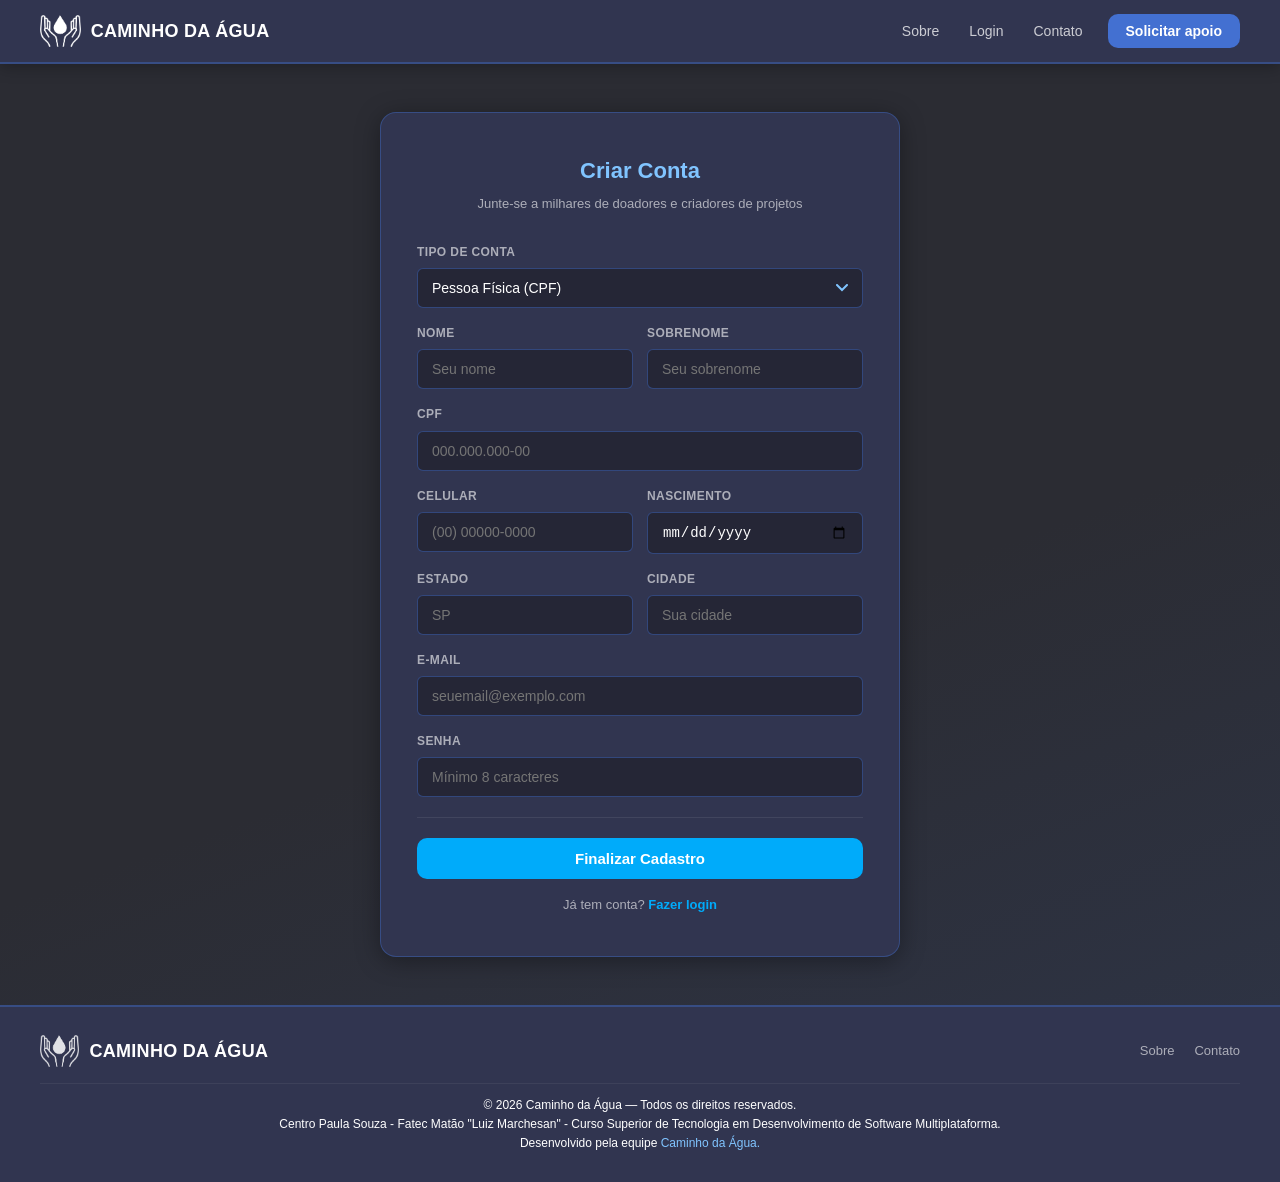
<file: pages/cadastro.html>
<!DOCTYPE html>
<html lang="pt-BR">
<head>
    <meta charset="UTF-8">
    <meta name="viewport" content="width=device-width, initial-scale=1.0">
    <title>💧 Cadastro — Caminho da Água</title>
    <link rel="stylesheet" href="../css/base.css">
    <link rel="stylesheet" href="../css/layout.css">
    <link rel="stylesheet" href="../css/forms.css">
</head>
<body>

<header>
    <a class="logo" href="../index.html">
        <img class="logo-img" src="../img/noNameLogo.png" alt="Logo Caminho da Água">
        <span class="logo-texto">CAMINHO DA ÁGUA</span>
    </a>

    <!-- Botão hambúrguer (só aparece em mobile via CSS) -->
    <button class="menu-toggle" onclick="toggleMenu()" aria-label="Abrir menu">
        <span></span><span></span><span></span>
    </button>

    <nav>

        <a href="sobre.html">Sobre</a>
        <a href="login.html">Login</a>
        <a href="contato.html">Contato</a>


        <button class="btn-nav"
                onclick="window.location.href='criar-projeto.html'">
             Solicitar apoio
        </button>
    </nav>
</header>

<!-- VIEW: Formulário de Cadastro -->
<main class="form-page">
    <div class="form-box" style="max-width: 520px;">

        <h2>Criar Conta</h2>
        <p class="form-subtitulo">Junte-se a milhares de doadores e criadores de projetos</p>

        <!-- Seletor de tipo de conta -->
        <div class="campo">
            <label for="tipo-select">Tipo de Conta</label>
            <select id="tipo-select" onchange="trocarTipoCadastro()">
                <option value="pf">Pessoa Física (CPF)</option>
                <option value="pj">Pessoa Jurídica (CNPJ)</option>
            </select>
        </div>

        <!-- ══════════════════════════════
             FORMULÁRIO PESSOA FÍSICA
             ══════════════════════════ -->
        <div id="form-pf">

            <div class="campos-duplos">
                <div class="campo">
                    <label for="pf-nome">Nome</label>
                    <input type="text" id="pf-nome" placeholder="Seu nome">
                    <span class="msg-erro" id="erro-pf-nome">Campo obrigatório</span>
                </div>
                <div class="campo">
                    <label for="pf-sobrenome">Sobrenome</label>
                    <input type="text" id="pf-sobrenome" placeholder="Seu sobrenome">
                    <span class="msg-erro" id="erro-pf-sobrenome">Campo obrigatório</span>
                </div>
            </div>

            <div class="campo">
                <label for="pf-cpf">CPF</label>
                <input type="text" id="pf-cpf" placeholder="000.000.000-00"
                       maxlength="14" oninput="formatarCPF(this)">
                <span class="msg-erro" id="erro-pf-cpf">CPF inválido</span>
            </div>

            <div class="campos-duplos">
                <div class="campo">
                    <label for="pf-celular">Celular</label>
                    <input type="text" id="pf-celular" placeholder="(00) 00000-0000"
                           maxlength="15" oninput="formatarTelefone(this)">
                    <span class="msg-erro" id="erro-pf-celular">Campo obrigatório</span>
                </div>
                <div class="campo">
                    <label for="pf-nascimento">Nascimento</label>
                    <input type="date" id="pf-nascimento">
                    <span class="msg-erro" id="erro-pf-nascimento">Campo obrigatório</span>
                </div>
            </div>

            <div class="campos-duplos">
                <div class="campo">
                    <label for="pf-estado">Estado</label>
                    <input type="text" id="pf-estado" placeholder="SP" maxlength="2"
                           oninput="this.value = this.value.toUpperCase()">
                    <span class="msg-erro" id="erro-pf-estado">Campo obrigatório</span>
                </div>
                <div class="campo">
                    <label for="pf-cidade">Cidade</label>
                    <input type="text" id="pf-cidade" placeholder="Sua cidade">
                    <span class="msg-erro" id="erro-pf-cidade">Campo obrigatório</span>
                </div>
            </div>

            <div class="campo">
                <label for="pf-email">E-mail</label>
                <input type="email" id="pf-email" placeholder="seuemail@exemplo.com">
                <span class="msg-erro" id="erro-pf-email">E-mail inválido</span>
            </div>

            <div class="campo">
                <label for="pf-senha">Senha</label>
                <input type="password" id="pf-senha" placeholder="Mínimo 8 caracteres">
                <span class="msg-erro" id="erro-pf-senha">Mínimo 8 caracteres</span>
            </div>

        </div>

        <!-- ══════════════════════════════
             FORMULÁRIO PESSOA JURÍDICA
             ══════════════════════════ -->
        <div id="form-pj" style="display:none;">

            <div class="campo">
                <label for="pj-nome">Nome da Empresa</label>
                <input type="text" id="pj-nome" placeholder="Razão Social">
                <span class="msg-erro" id="erro-pj-nome">Campo obrigatório</span>
            </div>

            <div class="campo">
                <label for="pj-cnpj">CNPJ</label>
                <input type="text" id="pj-cnpj" placeholder="00.000.000/0000-00"
                       maxlength="18" oninput="formatarCNPJ(this)">
                <span class="msg-erro" id="erro-pj-cnpj">CNPJ inválido</span>
            </div>

            <div class="campo">
                <label for="pj-responsavel">Responsável</label>
                <input type="text" id="pj-responsavel" placeholder="Nome do responsável">
                <span class="msg-erro" id="erro-pj-responsavel">Campo obrigatório</span>
            </div>

            <div class="campos-duplos">
                <div class="campo">
                    <label for="pj-estado">Estado</label>
                    <input type="text" id="pj-estado" placeholder="SP" maxlength="2"
                           oninput="this.value = this.value.toUpperCase()">
                    <span class="msg-erro" id="erro-pj-estado">Campo obrigatório</span>
                </div>
                <div class="campo">
                    <label for="pj-cidade">Cidade</label>
                    <input type="text" id="pj-cidade" placeholder="Cidade da empresa">
                    <span class="msg-erro" id="erro-pj-cidade">Campo obrigatório</span>
                </div>
            </div>

            <div class="campo">
                <label for="pj-telefone">Telefone da Empresa</label>
                <input type="text" id="pj-telefone" placeholder="(00) 0000-0000"
                       maxlength="14" oninput="formatarTelefone(this)">
                <span class="msg-erro" id="erro-pj-telefone">Campo obrigatório</span>
            </div>

            <div class="campo">
                <label for="pj-email">E-mail</label>
                <input type="email" id="pj-email" placeholder="empresa@exemplo.com">
                <span class="msg-erro" id="erro-pj-email">E-mail inválido</span>
            </div>

            <div class="campo">
                <label for="pj-senha">Senha</label>
                <input type="password" id="pj-senha" placeholder="Mínimo 8 caracteres">
                <span class="msg-erro" id="erro-pj-senha">Mínimo 8 caracteres</span>
            </div>

        </div>

        <hr class="separador">

        <button class="btn-primario" style="width:100%; justify-content:center;"
                onclick="validarCadastro()">
            Finalizar Cadastro
        </button>

        <p style="text-align:center; font-size:13px; color:var(--texto-muted); margin-top:16px;">
            Já tem conta?
            <a href="login.html" style="color:var(--azul-claro); font-weight:600;">Fazer login</a>
        </p>

    </div>
</main>

<footer>
    <div class="footer-logo">
        <img class="footer-logo-img" src="../img/noNameLogo.png" alt="Logo Caminho da Água">
        <span class="logo-texto">CAMINHO DA ÁGUA</span>
    </div>
    <div class="footer-links">
        <a href="sobre.html">Sobre</a>
        <a href="contato.html">Contato</a>
    </div>
    <p class="footer-copy">© 2026 Caminho da Água — Todos os direitos reservados.<br>
        Centro Paula Souza - Fatec Matão "Luiz Marchesan" - Curso Superior de Tecnologia em Desenvolvimento de Software Multiplataforma.<br>
        Desenvolvido pela equipe <a href="sobre.html#equipe-agua">Caminho da Água.</a>
</footer>

<div class="toast" id="toast"></div>

<script src="../js/main.js"></script>
<script src="../js/forms.js"></script>

</body>
</html>
</file>
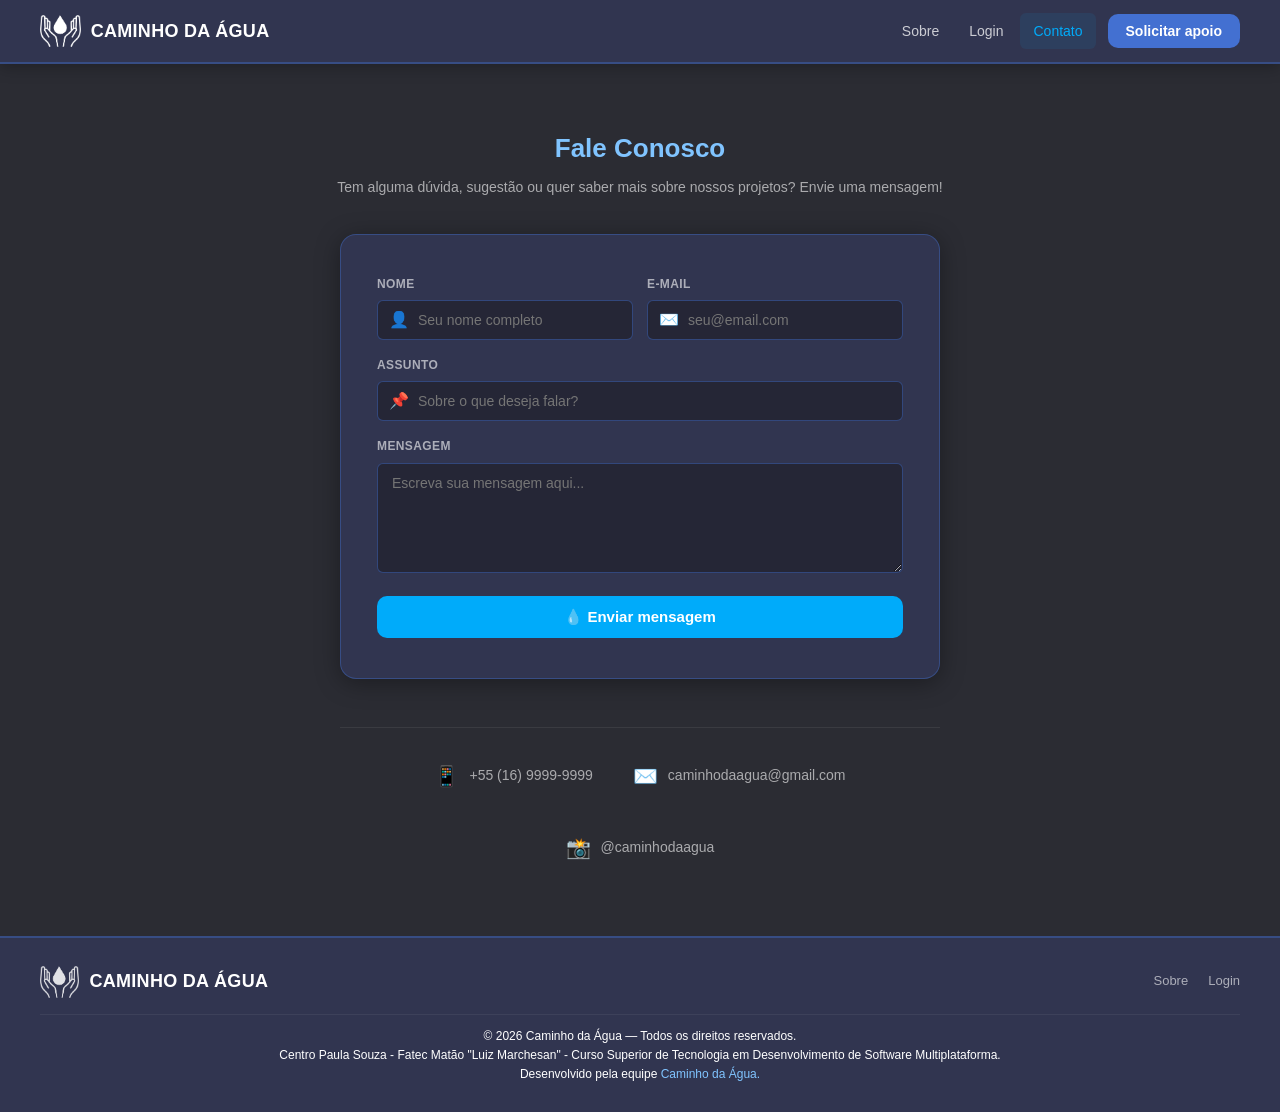
<file: pages/contato.html>
<!DOCTYPE html>
<html lang="pt-BR">
<head>
    <meta charset="UTF-8">
    <meta name="viewport" content="width=device-width, initial-scale=1.0">
    <title>💧 Contato — Caminho da Água</title>
    <link rel="stylesheet" href="../css/base.css">
    <link rel="stylesheet" href="../css/layout.css">
    <link rel="stylesheet" href="../css/pages.css">
    <link rel="stylesheet" href="../css/forms.css">
</head>
<body>
<header>
    <a class="logo" href="../index.html">
        <img class="logo-img" src="../img/noNameLogo.png" alt="Logo Caminho da Água">
        <span class="logo-texto">CAMINHO DA ÁGUA</span>
    </a>

    <button class="menu-toggle" onclick="toggleMenu()" aria-label="Abrir menu">
        <span></span><span></span><span></span>
    </button>

    <nav>
        <a href="sobre.html">Sobre</a>
        <a href="login.html">Login</a>
        <a href="contato.html">Contato</a>
        <button class="btn-nav" onclick="window.location.href='criar-projeto.html'">
            Solicitar apoio
        </button>
    </nav>
</header>

<section class="secao secao-escura text-center">
    <h1 class="secao-titulo">Fale Conosco</h1>
    <p class="secao-subtitulo">Tem alguma dúvida, sugestão ou quer saber mais sobre nossos projetos? Envie uma mensagem!</p>

    <!-- Formulário de contato -->
    <div class="form-box" style="max-width: 600px; margin: 0 auto 48px;">
        <div class="campos-duplos">
            <div class="campo">
                <label for="nome">Nome</label>
                <div class="input-wrap">
                    <span class="icone-input">👤</span>
                    <input type="text" id="nome" name="nome" placeholder="Seu nome completo" autocomplete="name">
                </div>
                <span class="msg-erro" id="erro-nome"></span>
            </div>

            <div class="campo">
                <label for="email">E-mail</label>
                <div class="input-wrap">
                    <span class="icone-input">✉️</span>
                    <input type="email" id="email" name="email" placeholder="seu@email.com" autocomplete="email">
                </div>
                <span class="msg-erro" id="erro-email"></span>
            </div>
        </div>

        <div class="campo">
            <label for="assunto">Assunto</label>
            <div class="input-wrap">
                <span class="icone-input">📌</span>
                <input type="text" id="assunto" name="assunto" placeholder="Sobre o que deseja falar?">
            </div>
            <span class="msg-erro" id="erro-assunto"></span>
        </div>

        <div class="campo">
            <label for="mensagem">Mensagem</label>
            <textarea id="mensagem" name="mensagem" placeholder="Escreva sua mensagem aqui..."></textarea>
            <span class="msg-erro" id="erro-mensagem"></span>
        </div>

        <button class="btn-primario btn-primario--full" onclick="enviarContato()">
            💧 Enviar mensagem
        </button>
    </div>

    <!-- Informações de contato -->
    <div class="contato-info-rodape">
        <div class="contato-linha contato-linha-centro">
            <span class="contato-icon">📱</span>
            <p>+55 (16) 9999-9999</p>
        </div>
        <div class="contato-linha contato-linha-centro">
            <span class="contato-icon">✉️</span>
            <p>caminhodaagua@gmail.com</p>
        </div>
        <div class="contato-linha contato-linha-centro">
            <span class="contato-icon">📸</span>
            <p>@caminhodaagua</p>
        </div>
    </div>
</section>

<footer>
    <div class="footer-logo">
        <img class="footer-logo-img" src="../img/noNameLogo.png" alt="Logo Caminho da Água">
        <span class="logo-texto">CAMINHO DA ÁGUA</span>
    </div>
    <div class="footer-links">
        <a href="sobre.html">Sobre</a>
        <a href="login.html">Login</a>
    </div>
    <p class="footer-copy">© 2026 Caminho da Água — Todos os direitos reservados.<br>
        Centro Paula Souza - Fatec Matão "Luiz Marchesan" - Curso Superior de Tecnologia em Desenvolvimento de Software Multiplataforma.<br>
        Desenvolvido pela equipe <a href="sobre.html#equipe-agua">Caminho da Água.</a>
    </p>
</footer>

<div class="toast" id="toast"></div>

<script src="../js/main.js"></script>
<script src="../js/forms.js"></script>
</body>
</html>
</file>
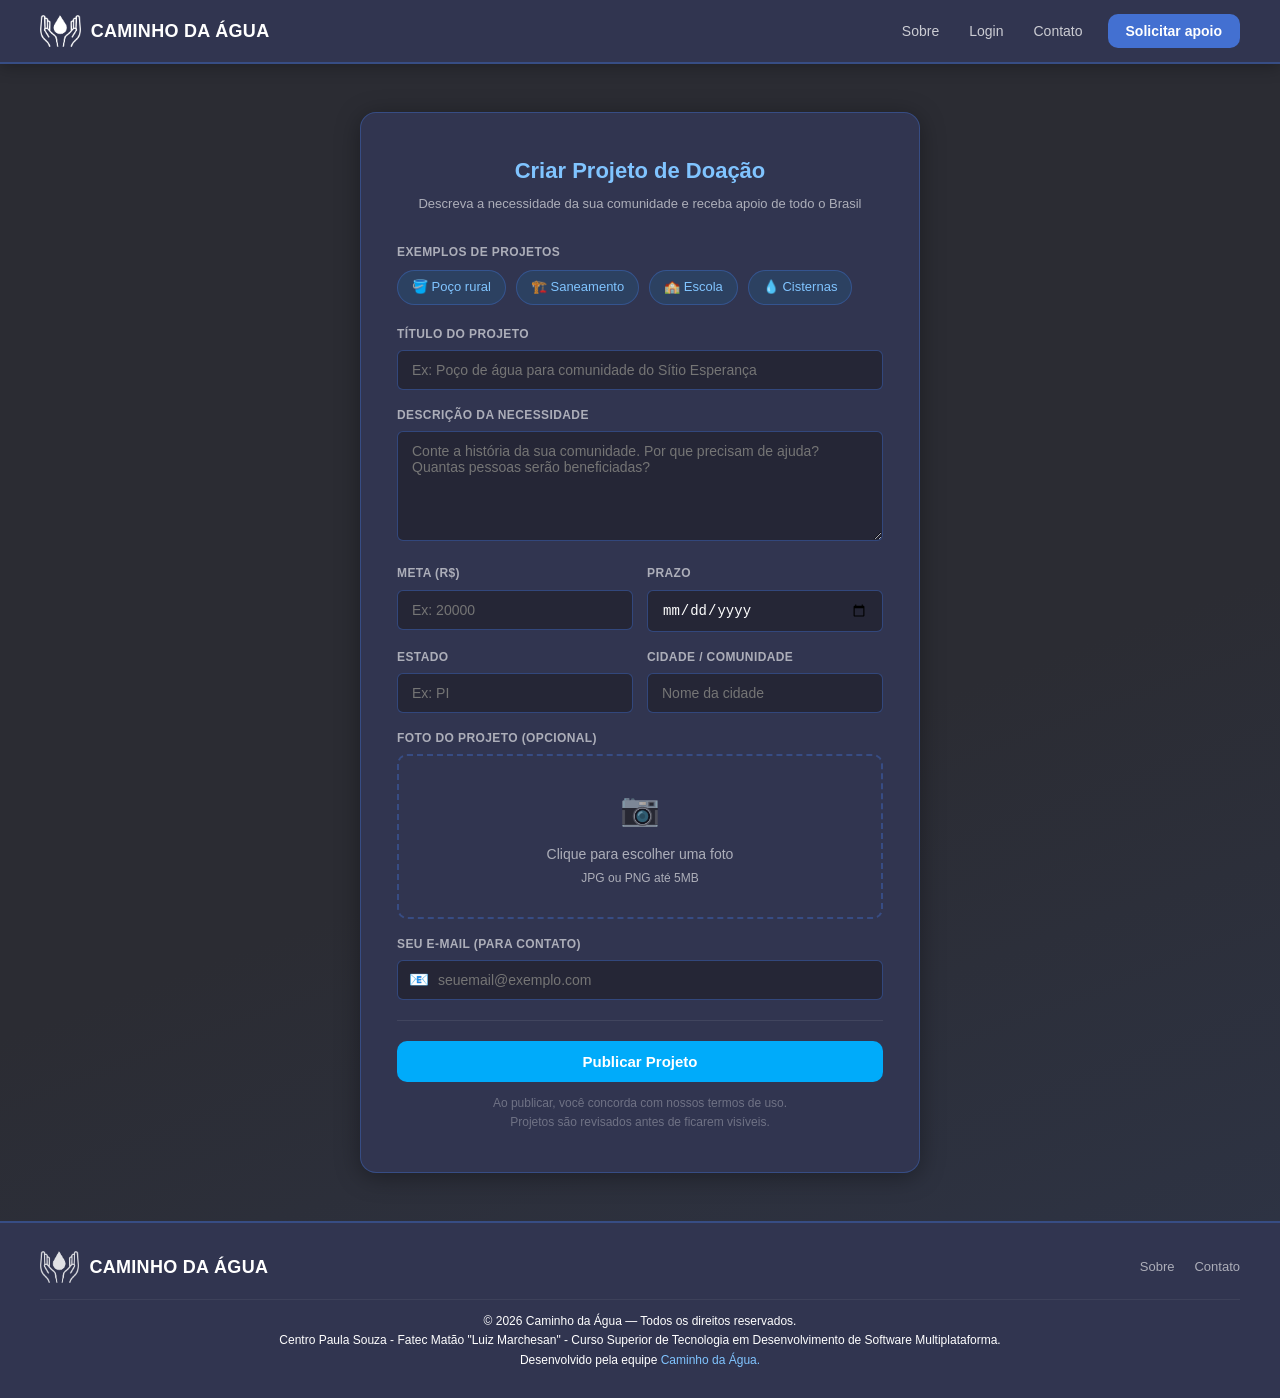
<file: pages/criar-projeto.html>
<!DOCTYPE html>
<html lang="pt-BR">
<head>
    <meta charset="UTF-8">
    <meta name="viewport" content="width=device-width, initial-scale=1.0">
    <title>💧 Criar Projeto — Caminho da Água</title>
    <link rel="stylesheet" href="../css/base.css">
    <link rel="stylesheet" href="../css/layout.css">
    <link rel="stylesheet" href="../css/forms.css">
</head>
<body>

<header>
    <a class="logo" href="../index.html">
        <img class="logo-img" src="../img/noNameLogo.png" alt="Logo Caminho da Água">
        <span class="logo-texto">CAMINHO DA ÁGUA</span>
    </a>

    <!-- Botão hambúrguer (só aparece em mobile via CSS) -->
    <button class="menu-toggle" onclick="toggleMenu()" aria-label="Abrir menu">
        <span></span><span></span><span></span>
    </button>

    <nav>
        <a href="sobre.html">Sobre</a>
        <a href="login.html">Login</a>
        <a href="contato.html">Contato</a>
        <button class="btn-nav" onclick="window.location.href='criar-projeto.html'">
            Solicitar apoio
        </button>
    </nav>
</header>

<!-- VIEW: Formulário para criar projeto de doação -->
<main class="form-page">
    <div class="form-box form-box--wide">

        <h2>Criar Projeto de Doação</h2>
        <p class="form-subtitulo">
            Descreva a necessidade da sua comunidade e receba apoio de todo o Brasil
        </p>

        <!-- Sugestões rápidas de tipo de projeto -->
        <p class="exemplos-label">Exemplos de projetos</p>
        <div class="exemplos">
            <span class="exemplo-tag" onclick="sugerirTitulo('Poço de água para comunidade rural')">
                🪣 Poço rural
            </span>
            <span class="exemplo-tag" onclick="sugerirTitulo('Sistema de saneamento básico')">
                🏗️ Saneamento
            </span>
            <span class="exemplo-tag" onclick="sugerirTitulo('Filtro de água para escola')">
                🏫 Escola
            </span>
            <span class="exemplo-tag" onclick="sugerirTitulo('Cisternas para famílias do sertão')">
                💧 Cisternas
            </span>
        </div>

        <!-- Título do projeto -->
        <div class="campo">
            <label for="proj-titulo">Título do Projeto</label>
            <input type="text" id="proj-titulo"
                   placeholder="Ex: Poço de água para comunidade do Sítio Esperança">
            <span class="msg-erro" id="erro-proj-titulo">Campo obrigatório</span>
        </div>

        <!-- Descrição -->
        <div class="campo">
            <label for="proj-descricao">Descrição da Necessidade</label>
            <textarea id="proj-descricao"
                      placeholder="Conte a história da sua comunidade. Por que precisam de ajuda? Quantas pessoas serão beneficiadas?"></textarea>
            <span class="msg-erro" id="erro-proj-descricao">Campo obrigatório</span>
        </div>

        <!-- Meta financeira e prazo lado a lado -->
        <div class="campos-duplos">
            <div class="campo">
                <label for="proj-meta">Meta (R$)</label>
                <input type="number" id="proj-meta" placeholder="Ex: 20000" min="100">
                <span class="msg-erro" id="erro-proj-meta">Valor mínimo: R$ 100</span>
            </div>
            <div class="campo">
                <label for="proj-prazo">Prazo</label>
                <input type="date" id="proj-prazo">
                <span class="msg-erro" id="erro-proj-prazo">Campo obrigatório</span>
            </div>
        </div>

        <!-- Localização -->
        <div class="campos-duplos">
            <div class="campo">
                <label for="proj-estado">Estado</label>
                <input type="text" id="proj-estado" placeholder="Ex: PI" maxlength="2"
                       oninput="this.value = this.value.toUpperCase()">
            </div>
            <div class="campo">
                <label for="proj-cidade">Cidade / Comunidade</label>
                <input type="text" id="proj-cidade" placeholder="Nome da cidade">
            </div>
        </div>

        <!-- Upload de foto-->
        <div class="campo">
            <label>Foto do Projeto (opcional)</label>
            <div class="upload-area" onclick="document.getElementById('proj-foto').click()">
                <div class="upload-icone">📷</div>
                <p>Clique para escolher uma foto</p>
                <p class="upload-hint">JPG ou PNG até 5MB</p>
                <input type="file" id="proj-foto" accept="image/*" style="display:none">
            </div>
        </div>

        <!-- Contato do criador -->
        <div class="campo">
            <label for="proj-contato">Seu E-mail (para contato)</label>
            <div class="input-wrap">
                <span class="icone-input">📧</span>
                <input type="email" id="proj-contato" placeholder="seuemail@exemplo.com">
            </div>
            <span class="msg-erro" id="erro-proj-contato">E-mail inválido</span>
        </div>

        <hr class="separador">

        <button class="btn-primario btn-primario--full" onclick="validarProjeto()">
            Publicar Projeto
        </button>

        <p class="form-nota">
            Ao publicar, você concorda com nossos termos de uso.<br>
            Projetos são revisados antes de ficarem visíveis.
        </p>

    </div>
</main>

<footer>
    <div class="footer-logo">
        <img class="footer-logo-img" src="../img/noNameLogo.png" alt="Logo Caminho da Água">
        <span class="logo-texto">CAMINHO DA ÁGUA</span>
    </div>
    <div class="footer-links">
        <a href="sobre.html">Sobre</a>
        <a href="contato.html">Contato</a>
    </div>
    <p class="footer-copy">© 2026 Caminho da Água — Todos os direitos reservados.<br>
        Centro Paula Souza - Fatec Matão "Luiz Marchesan" - Curso Superior de Tecnologia em Desenvolvimento de Software Multiplataforma.<br>
        Desenvolvido pela equipe <a href="sobre.html#equipe-agua">Caminho da Água.</a>
</footer>

<div class="toast" id="toast"></div>

<script src="../js/main.js"></script>
<script src="../js/forms.js"></script>

</body>
</html>
</file>
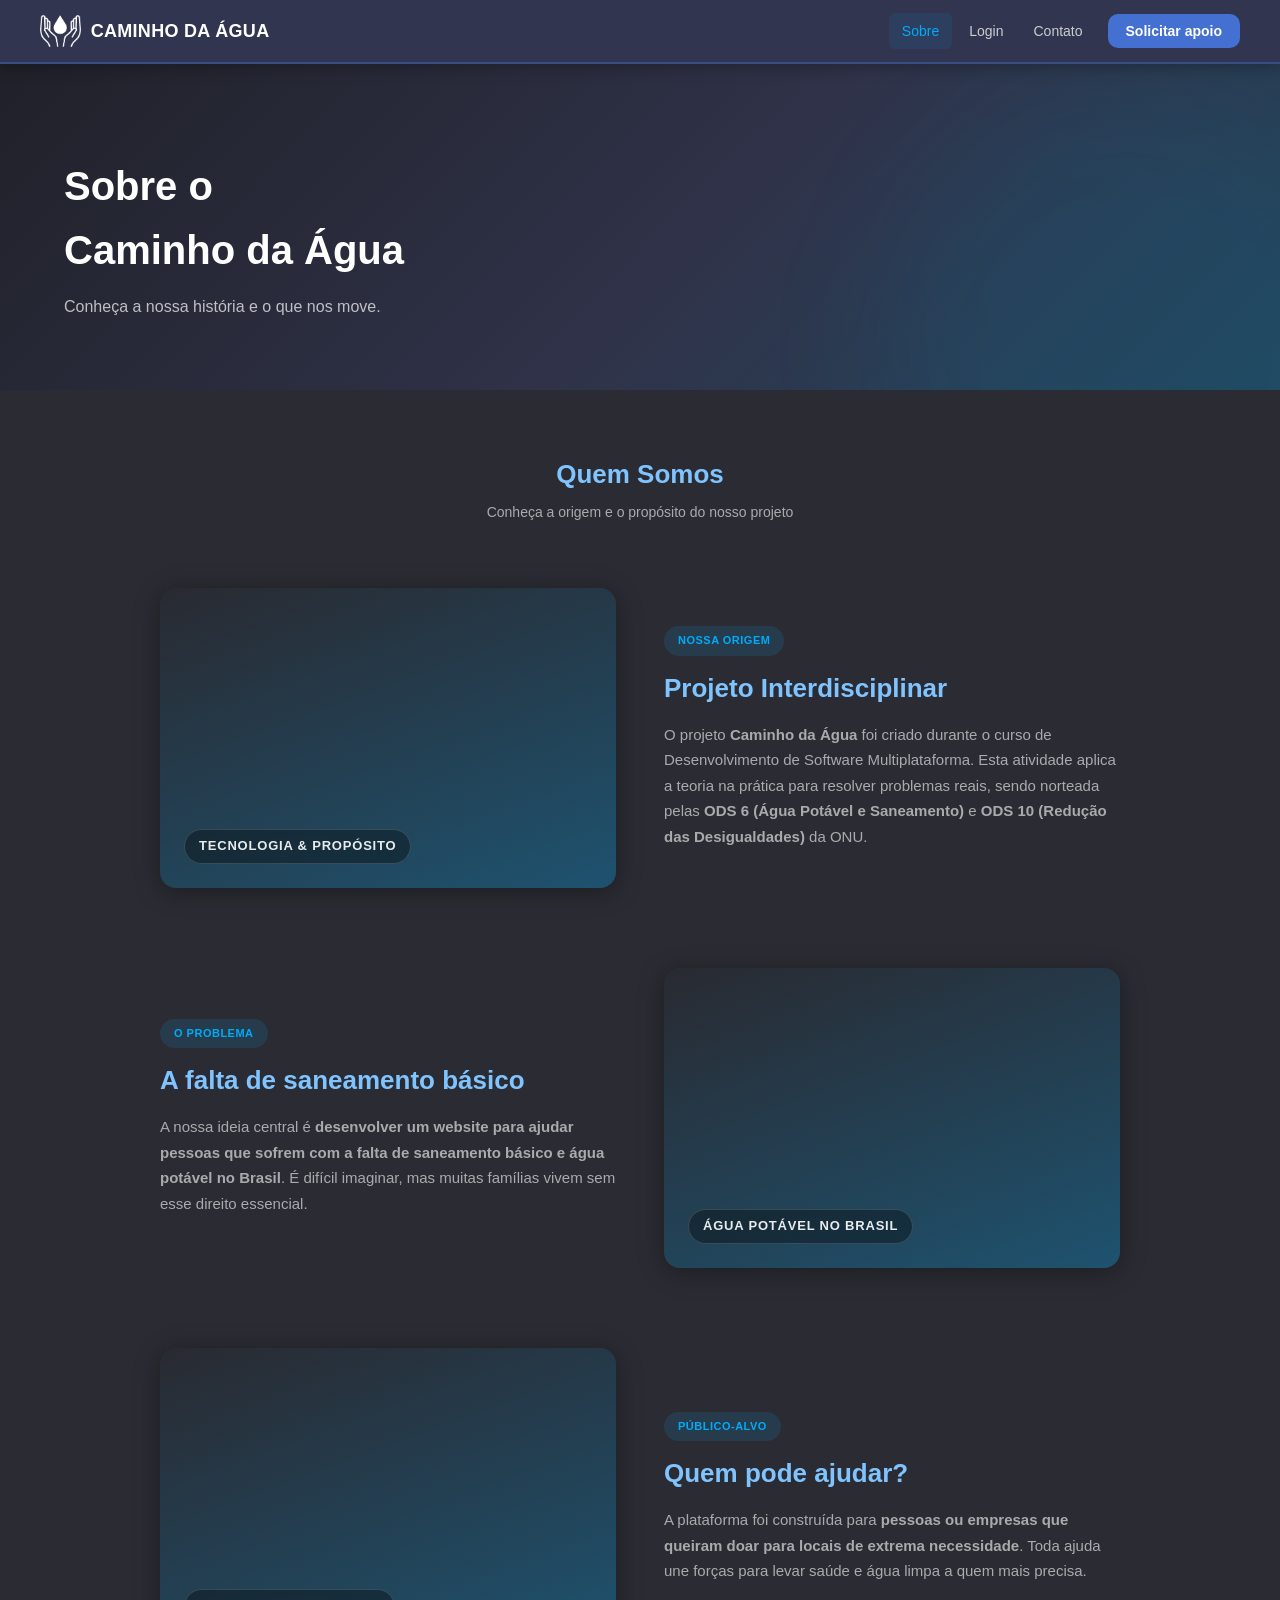
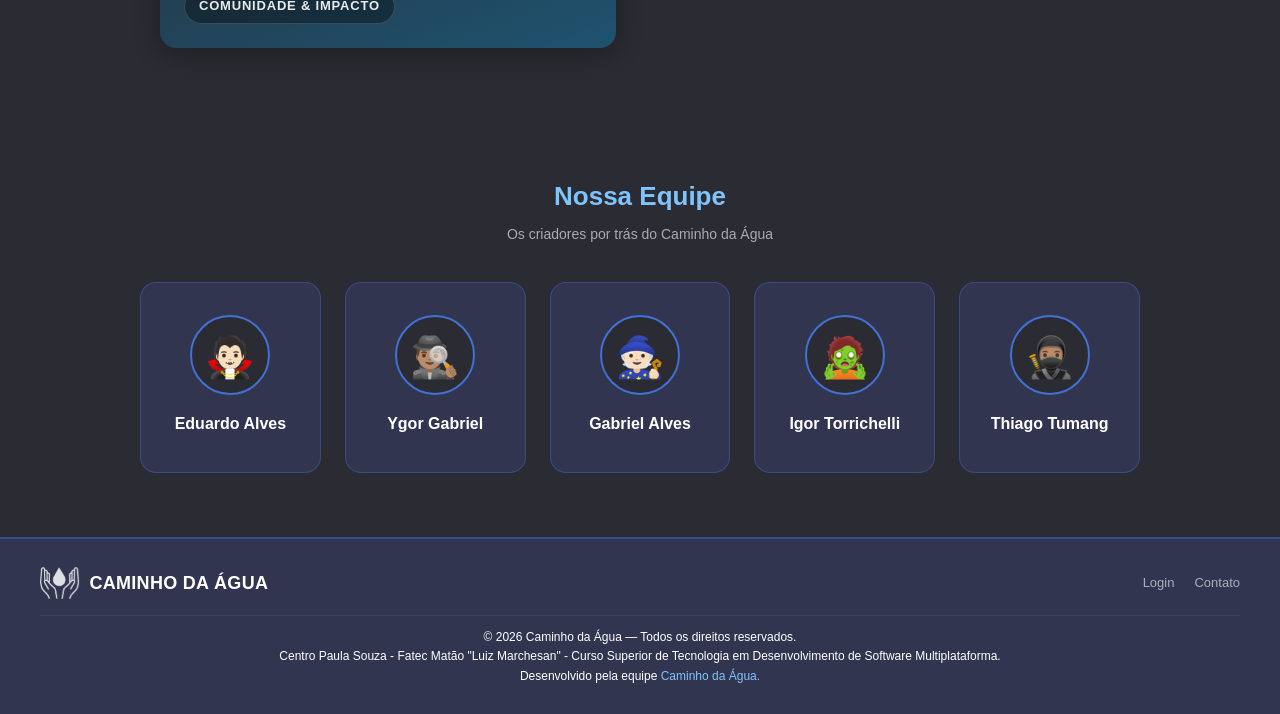
<file: pages/sobre.html>
<!DOCTYPE html>
<html lang="pt-BR">
<head>
    <meta charset="UTF-8">
    <meta name="viewport" content="width=device-width, initial-scale=1.0">
    <title>💧 Sobre — Caminho da Água</title>
    <link rel="stylesheet" href="../css/base.css">
    <link rel="stylesheet" href="../css/layout.css">
    <link rel="stylesheet" href="../css/pages.css">
</head>
<body>

<header>
    <a class="logo" href="../index.html">
        <img class="logo-img" src="../img/noNameLogo.png" alt="Logo Caminho da Água">
        <span class="logo-texto">CAMINHO DA ÁGUA</span>
    </a>

    <button class="menu-toggle" onclick="toggleMenu()" aria-label="Abrir menu">
        <span></span><span></span><span></span>
    </button>

    <nav id="nav-menu">
        <a href="sobre.html">Sobre</a>
        <a href="login.html">Login</a>
        <a href="contato.html">Contato</a>
        <button class="btn-nav" onclick="window.location.href='criar-projeto.html'">
             Solicitar apoio
        </button>
    </nav>
</header>

<main>
    <section class="sobre-hero">
        <h1>
            Sobre o<br>
            <span class="hero-marca">Caminho da Água</span>
        </h1>
        <p>Conheça a nossa história e o que nos move.</p>
    </section>

    <section class="secao secao-escura">
        <div class="text-center" style="margin-bottom: 64px;">
            <h2 class="secao-titulo">Quem Somos</h2>
            <p class="secao-subtitulo">Conheça a origem e o propósito do nosso projeto</p>
        </div>

        <div class="z-secao">
            <div class="z-bloco">
                <div class="z-imagem" style="background-image: url('https://images.unsplash.com/photo-1522071820081-009f0129c71c?q=80&w=800&auto=format&fit=crop');">
                    <div class="z-imagem-overlay">
                        <span class="z-imagem-label">Tecnologia & Propósito</span>
                    </div>
                </div>
                <div class="z-texto">
                    <span class="z-tag">Nossa Origem</span>
                    <h3>Projeto Interdisciplinar</h3>
                    <p>
                        O projeto <strong>Caminho da Água</strong> foi criado durante o curso de Desenvolvimento de Software Multiplataforma. Esta atividade aplica a teoria na prática para resolver problemas reais, sendo norteada pelas <strong>ODS 6 (Água Potável e Saneamento)</strong> e <strong>ODS 10 (Redução das Desigualdades)</strong> da ONU.
                    </p>
                </div>
            </div>

            <div class="z-bloco invertido">
                <div class="z-imagem" style="background-image: url('https://images.unsplash.com/photo-1657527886222-8893edae16dc?q=80&w=800&auto=format&fit=crop');">
                    <div class="z-imagem-overlay">
                        <span class="z-imagem-label">Água Potável no Brasil</span>
                    </div>
                </div>
                <div class="z-texto">
                    <span class="z-tag">O Problema</span>
                    <h3>A falta de saneamento básico</h3>
                    <p>
                        A nossa ideia central é <strong>desenvolver um website para ajudar pessoas que sofrem com a falta de saneamento básico e água potável no Brasil</strong>. É difícil imaginar, mas muitas famílias vivem sem esse direito essencial.
                    </p>
                </div>
            </div>

            <div class="z-bloco">
                <div class="z-imagem" style="background-image: url('https://images.unsplash.com/photo-1713019704587-9ca6cd08be75?q=80&w=800&auto=format&fit=crop');">
                    <div class="z-imagem-overlay">
                        <span class="z-imagem-label">Comunidade & Impacto</span>
                    </div>
                </div>
                <div class="z-texto">
                    <span class="z-tag">Público-Alvo</span>
                    <h3>Quem pode ajudar?</h3>
                    <p>
                        A plataforma foi construída para <strong>pessoas ou empresas que queiram doar para locais de extrema necessidade</strong>. Toda ajuda une forças para levar saúde e água limpa a quem mais precisa.
                    </p>
                </div>
            </div>
        </div>
    </section>

    <section id="equipe-agua" class="secao secao-escura text-center">
        <h2 class="secao-titulo">Nossa Equipe</h2>
        <p class="secao-subtitulo">Os criadores por trás do Caminho da Água</p>

        <div class="equipe-grid">
            <div class="membro-card">
                <div class="membro-avatar">🧛🏻</div>
                <p class="membro-nome">Eduardo Alves</p>
            </div>
            <div class="membro-card">
                <div class="membro-avatar">🕵🏽‍♂️</div>
                <p class="membro-nome">Ygor Gabriel</p>
            </div>
            <div class="membro-card">
                <div class="membro-avatar">🧙🏻</div>
                <p class="membro-nome">Gabriel Alves</p>
            </div>
            <div class="membro-card">
                <div class="membro-avatar">🧟</div>
                <p class="membro-nome">Igor Torrichelli</p>
            </div>
            <div class="membro-card">
                <div class="membro-avatar">🥷🏽</div>
                <p class="membro-nome">Thiago Tumang</p>
            </div>
        </div>
    </section>
</main>

<footer>
    <div class="footer-logo">
        <img class="footer-logo-img" src="../img/noNameLogo.png" alt="Logo Caminho da Água">
        <span class="logo-texto">CAMINHO DA ÁGUA</span>
    </div>
    <div class="footer-links">
        <a href="login.html">Login</a>
        <a href="contato.html">Contato</a>
    </div>
    <p class="footer-copy">© 2026 Caminho da Água — Todos os direitos reservados.<br>
        Centro Paula Souza - Fatec Matão "Luiz Marchesan" - Curso Superior de Tecnologia em Desenvolvimento de Software Multiplataforma.<br>
        Desenvolvido pela equipe <a href="sobre.html#equipe-agua">Caminho da Água.</a>
</footer>

<script src="../js/main.js"></script>

</body>
</html>
</file>
<file: css/base.css>
/* ================================================
   BASE.CSS
   Variáveis de cor, reset geral e botões globais.
   Importado por TODOS os outros arquivos CSS.
   ================================================ */

/* --- Paleta de cores do projeto --- */
:root {
    --azul-escuro:  #4370D1;
    --azul-medio:   #4796D6;
    --azul-claro:   #00ABFA;
    --azul-suave:   #80C4FF;

    --fundo-page:   #2b2C33;   /* 2b2C33 fundo geral (mais escuro que o card) */
    --fundo-card:   #313550;   /* cards, header, footer */
    --fundo-input:  #252636;   /* campos de formulário */

    --texto:        #ffffff;
    --texto-muted:  rgba(255,255,255,0.60);
    --texto-fraco:  rgba(255,255,255,0.30);

    --borda:        rgba(67, 112, 209, 0.40);
    --borda-hover:  var(--azul-claro);

    --raio-sm: 6px;
    --raio-md: 10px;
    --raio-lg: 16px;

    --sombra:       0 4px 24px rgba(0,0,0,0.35);
    --sombra-hover: 0 8px 28px rgba(0,171,250,0.22);

    --cor-erro:    #ff6b6b;
    --cor-sucesso: #2ecc71;
}

/* --- Reset --- */
*, *::before, *::after {
    margin: 0;
    padding: 0;
    box-sizing: border-box;
}

html { scroll-behavior: smooth; }

body {
    font-family: 'Segoe UI', Arial, sans-serif;
    background: var(--fundo-page);
    color: var(--texto);
    font-size: 15px;
    line-height: 1.6;
}

a {
    color: var(--azul-suave);
    text-decoration: none;
    transition: color 0.2s;
}
a:hover { color: var(--azul-claro); }

img { display: block; max-width: 100%; }

/* ------------------------------------------------
   BOTÕES GLOBAIS
   .btn-primario  → ação principal  (Doar, Entrar)
   .btn-secundario → ação alternativa (Pedir Doação)
   .btn-sm        → versão menor (dentro de cards)
   ------------------------------------------------ */

.btn-primario {
    display: inline-flex;
    align-items: center;
    gap: 8px;
    background: var(--azul-claro);
    color: #fff;
    border: none;
    padding: 12px 26px;
    border-radius: var(--raio-md);
    font-size: 15px;
    font-weight: 600;
    cursor: pointer;
    transition: background 0.25s, transform 0.2s, box-shadow 0.25s;
}
.btn-primario:hover {
    background: var(--azul-medio);
    transform: translateY(-2px);
    box-shadow: var(--sombra-hover);
}

.btn-secundario {
    display: inline-flex;
    align-items: center;
    gap: 8px;
    background: transparent;
    color: var(--azul-claro);
    border: 2px solid var(--azul-claro);
    padding: 11px 26px;
    border-radius: var(--raio-md);
    font-size: 15px;
    font-weight: 600;
    cursor: pointer;
    transition: background 0.25s, transform 0.2s;
}
.btn-secundario:hover {
    background: rgba(0,171,250,0.10);
    transform: translateY(-2px);
}

.btn-sm {
    padding: 8px 16px;
    font-size: 13px;
    border-radius: var(--raio-sm);
}

/* Utilitários simples */
.text-center { text-align: center; }
.text-right { text-align: right; }
.text-left { text-align: left; }
</file>
<file: css/layout.css>
/* ================================================
   LAYOUT.CSS
   Header fixo, footer e menu mobile (hambúrguer).
   Usado por todas as páginas do projeto.
   ================================================ */

/* --- Header --- */
header {
    position: sticky;        /* Fica fixo ao rolar a página */
    top: 0;
    z-index: 100;
    display: flex;
    justify-content: space-between;
    align-items: center;
    padding: 0 40px;
    height: 64px;
    background: var(--fundo-card);
    border-bottom: 2px solid var(--borda);
    box-shadow: 0 2px 16px rgba(0,0,0,0.30);
}

/* Logo — container com imagem + texto */
.logo {
    display: flex;
    align-items: center;
    gap: 10px;
    text-decoration: none;
    white-space: nowrap;
}

/* Imagem da logo no header */
.logo-img {
    height: 33px;          /* Altura fixa para caber no header de 64px */
    width: auto;           /* Largura proporcional */
    object-fit: contain;
    /* Fundo branco da PNG fica invisível com mix-blend-mode */
    mix-blend-mode: lighten;
    filter: brightness(1.05);
    transition: opacity 0.2s;
}
.logo:hover .logo-img { opacity: 0.85; }

/* Texto ao lado da logo */
.logo-texto {
    font-size: 18px;
    font-weight: 700;
    color: var(--texto);
    letter-spacing: 0.3px;
}

/* --- Logo no footer --- */
.footer-logo {
    display: flex;
    align-items: center;
    gap: 10px;
    font-size: 16px;
    font-weight: 700;
    color: var(--azul-suave);
}

/* Imagem menor no footer */
.footer-logo-img {
    height: 32px;
    width: auto;
    object-fit: contain;
    mix-blend-mode: lighten;
    opacity: 0.85;
}

/* Links do nav */
nav {
    display: flex;
    align-items: center;
    gap: 4px;
}

nav a {
    padding: 7px 13px;
    color: rgba(255,255,255,0.75);
    font-size: 14px;
    border-radius: var(--raio-sm);
    transition: color 0.2s, background 0.2s;
}
nav a:hover,
nav a.ativo {
    color: var(--azul-claro);
    background: rgba(0,171,250,0.08);
}

/* Botão "Iniciar Projeto" no nav */
.btn-nav {
    margin-left: 8px;
    background: var(--azul-escuro);
    color: #fff;
    border: none;
    padding: 9px 18px;
    border-radius: var(--raio-md);
    font-size: 14px;
    font-weight: 600;
    cursor: pointer;
    white-space: nowrap;
    transition: background 0.25s, transform 0.2s;
}
.btn-nav:hover {
    background: var(--azul-claro);
    transform: translateY(-1px);
}

/* --- Footer --- */
footer {
    background: var(--fundo-card);
    border-top: 2px solid var(--borda);
    padding: 28px 40px;
    display: flex;
    justify-content: space-between;
    align-items: center;
    flex-wrap: wrap;
    gap: 12px;
}

.footer-logo {
    font-size: 17px;
    font-weight: 700;
    color: var(--azul-suave);
}

.footer-links {
    display: flex;
    gap: 20px;
}
.footer-links a {
    color: var(--texto-muted);
    font-size: 13px;
}
.footer-links a:hover { color: var(--azul-claro); }

.footer-copy {
    width: 100%;
    text-align: center;
    font-size: 12px;
    color: var(--texto);
    border-top: 1px solid rgba(255,255,255,0.06);
    padding-top: 12px;
    margin-top: 4px;
}

/* --- Hambúrguer (mobile) --- */
.menu-toggle {
    display: none;               /* Escondido em desktop */
    flex-direction: column;
    gap: 5px;
    background: none;
    border: none;
    cursor: pointer;
    padding: 4px;
}
.menu-toggle span {
    display: block;
    width: 22px;
    height: 2px;
    background: var(--azul-suave);
    border-radius: 2px;
    transition: all 0.3s;
}

/* --- Responsivo --- */
@media (max-width: 768px) {
    header { padding: 0 20px; }

    .menu-toggle { display: flex; }   /* Aparece em mobile */

    /* Nav vira dropdown ao clicar no hambúrguer */
    nav {
        display: none;
        position: absolute;
        top: 64px;
        left: 0;
        width: 100%;
        background: var(--fundo-card);
        flex-direction: column;
        align-items: flex-start;
        padding: 12px 20px 20px;
        border-bottom: 2px solid var(--borda);
        gap: 2px;
    }
    nav.aberto { display: flex; }

    nav a     { width: 100%; padding: 10px 12px; }
    .btn-nav  { width: 100%; text-align: center; margin: 6px 0 0; }

    footer {
        flex-direction: column;
        text-align: center;
        padding: 24px 20px;
    }
}
</file>
<file: css/forms.css>
/* FORMS.CSS
   Estilos de todos os formulários do projeto:
   login, cadastro e página de doação. */

/*  WRAPPER — centraliza qualquer form-page  */
.form-page {
    min-height: calc(100vh - 64px);
    display: flex;
    align-items: center;
    justify-content: center;
    padding: 48px 20px;
    background: linear-gradient(160deg, var(--fundo-page) 60%, rgba(67, 112, 209, 0.10) 100%);
}

/*     CAIXA DO FORMULÁRIO */
.form-box {
    background: var(--fundo-card);
    border: 1px solid var(--borda);
    border-radius: var(--raio-lg);
    padding: 40px 36px;
    width: 100%;
    max-width: 440px;
    box-shadow: var(--sombra);
}

.form-box h2 {
    font-size: 22px;
    font-weight: 600;
    color: var(--azul-suave);
    text-align: center;
    margin-bottom: 6px;
}

.form-subtitulo {
    font-size: 13px;
    color: var(--texto-muted);
    text-align: center;
    margin-bottom: 28px;
}

/* Avatar de perfil (login) */
.avatar {
    display: block;
    width: 80px;
    height: 80px;
    border-radius: 50%;
    border: 3px solid var(--azul-claro);
    object-fit: cover;
    margin: 0 auto 20px;
}

.login-logo-wrap {
    display: flex;
    justify-content: center;
    margin-bottom: 16px;
}

.login-logo-wrap img {
    width: 86px;
    height: 86px;
    object-fit: contain;
    mix-blend-mode: lighten;
    filter: brightness(1.1);
}

/*  
   CAMPOS DE INPUT
     */
.campo {
    margin-bottom: 16px;
}

.campo label {
    display: block;
    font-size: 12px;
    font-weight: 600;
    text-transform: uppercase;
    letter-spacing: 0.4px;
    color: var(--texto-muted);
    margin-bottom: 6px;
}

/* Wrapper para colocar ícone dentro do input */
.input-wrap {
    position: relative;
}

.input-wrap .icone-input {
    position: absolute;
    left: 12px;
    top: 50%;
    transform: translateY(-50%);
    font-size: 16px;
    pointer-events: none;
    /* Não bloqueia o clique */
}

.campo input,
.campo select {
    width: 100%;
    padding: 11px 14px;
    border: 1px solid rgba(67, 112, 209, 0.45);
    border-radius: var(--raio-sm);
    background: var(--fundo-input);
    color: var(--texto);
    font-size: 14px;
    outline: none;
    transition: border-color 0.25s, box-shadow 0.25s;
}

/* Input com ícone → empurra texto para direita */
.input-wrap input {
    padding-left: 40px;
}

.campo input:focus,
.campo select:focus {
    border-color: var(--azul-claro);
    box-shadow: 0 0 0 3px rgba(0, 171, 250, 0.12);
}

/* Campo com erro */
.campo input.invalido {
    border-color: var(--cor-erro);
}

/* Mensagem de erro (aparece via JS) */
.msg-erro {
    display: none;
    font-size: 11px;
    color: var(--cor-erro);
    margin-top: 4px;
}

.msg-erro.visivel {
    display: block;
}

/* Grade 2 colunas (nome + sobrenome, etc.) */
.campos-duplos {
    display: grid;
    grid-template-columns: 1fr 1fr;
    gap: 14px;
}

/* Select personalizado (seta custom) */
.campo select {
    appearance: none;
    cursor: pointer;
    background-image: url("data:image/svg+xml,%3Csvg xmlns='http://www.w3.org/2000/svg' width='12' height='8'%3E%3Cpath d='M1 1l5 5 5-5' stroke='%2380C4FF' stroke-width='2' fill='none' stroke-linecap='round'/%3E%3C/svg%3E");
    background-repeat: no-repeat;
    background-position: right 14px center;
    padding-right: 36px;
}

/* Linha separadora */
.separador {
    border: none;
    border-top: 1px solid rgba(255, 255, 255, 0.08);
    margin: 20px 0;
}

/*     DIVISOR SOCIAL ("ou entre com") */
.divisor-social {
    text-align: center;
    color: var(--texto-fraco);
    font-size: 12px;
    margin: 18px 0;
    position: relative;
}

.divisor-social::before,
.divisor-social::after {
    content: '';
    position: absolute;
    top: 50%;
    width: 35%;
    height: 1px;
    background: rgba(255, 255, 255, 0.10);
}

.divisor-social::before {
    left: 0;
}

.divisor-social::after {
    right: 0;
}

/* Botões de login social */
.social-botoes {
    display: flex;
    justify-content: center;
    gap: 12px;
}

.btn-social {
    display: flex;
    flex-direction: column;
    align-items: center;
    gap: 5px;
    background: var(--fundo-input);
    border: 1px solid rgba(255, 255, 255, 0.10);
    border-radius: var(--raio-md);
    padding: 10px 14px;
    cursor: pointer;
    font-size: 11px;
    color: var(--texto);
    width: 78px;
    transition: background 0.25s, border-color 0.25s, transform 0.2s;
}

.btn-social img {
    width: 26px;
    height: 26px;
}

.btn-social:hover {
    background: rgba(67, 112, 209, 0.25);
    border-color: var(--azul-escuro);
    transform: scale(1.05);
}

/*     PÁGINA DE DOAÇÃO    */
.doacao-page {
    display: flex;
    gap: 28px;
    padding: 40px;
    min-height: calc(100vh - 64px);
    background: var(--fundo-page);
    align-items: flex-start;
    flex-wrap: wrap;
    justify-content: center;
}

/* Coluna esquerda: lista de campanhas */
.doacao-lista {
    width: 280px;
    flex-shrink: 0;
    display: flex;
    flex-direction: column;
    gap: 12px;
}

.doacao-lista h3 {
    font-size: 12px;
    font-weight: 600;
    text-transform: uppercase;
    letter-spacing: 0.5px;
    color: var(--texto-muted);
    margin-bottom: 4px;
}

/* Card de campanha na lista lateral */
.doacao-card-item {
    display: flex;
    gap: 12px;
    align-items: center;
    background: var(--fundo-card);
    border: 1px solid var(--borda);
    border-radius: var(--raio-md);
    padding: 12px;
    cursor: pointer;
    transition: border-color 0.25s, box-shadow 0.25s;
}

.doacao-card-item:hover,
.doacao-card-item.ativo {
    border-color: var(--azul-claro);
    box-shadow: 0 0 0 2px rgba(0, 171, 250, 0.15);
}

.doacao-card-item img {
    width: 52px;
    height: 52px;
    border-radius: var(--raio-sm);
    object-fit: cover;
    flex-shrink: 0;
}

.doacao-card-item h4 {
    font-size: 13px;
    color: var(--azul-suave);
    margin-bottom: 3px;
}

.doacao-card-item p {
    font-size: 11px;
    color: var(--texto-fraco);
}

/* Campo de valor personalizado */
.valor-custom {
    background: var(--fundo-card);
    border: 1px solid var(--borda);
    border-radius: var(--raio-md);
    padding: 14px;
}

.valor-custom label {
    display: block;
    font-size: 12px;
    color: var(--texto-muted);
    margin-bottom: 8px;
}

.valor-custom input {
    width: 100%;
    padding: 10px 12px;
    border: 1px solid rgba(67, 112, 209, 0.40);
    border-radius: var(--raio-sm);
    background: var(--fundo-input);
    color: var(--texto);
    font-size: 14px;
    outline: none;
    transition: border-color 0.25s;
}

.valor-custom input:focus {
    border-color: var(--azul-claro);
}

/* Coluna direita: formulário de pagamento */
.doacao-form {
    background: var(--fundo-card);
    border: 1px solid var(--borda);
    border-radius: var(--raio-lg);
    padding: 36px 32px;
    width: 100%;
    max-width: 480px;
    box-shadow: var(--sombra);
}

.doacao-form h2 {
    font-size: 19px;
    color: var(--azul-suave);
    margin-bottom: 22px;
}

/* Abas de método de pagamento */
.metodos {
    display: flex;
    gap: 8px;
    margin-bottom: 24px;
    flex-wrap: wrap;
}

.metodo-btn {
    flex: 1;
    min-width: 90px;
    padding: 9px 10px;
    border: 1px solid rgba(67, 112, 209, 0.45);
    background: var(--fundo-input);
    color: var(--texto-muted);
    border-radius: var(--raio-sm);
    cursor: pointer;
    font-size: 12px;
    font-weight: 600;
    display: flex;
    align-items: center;
    justify-content: center;
    gap: 5px;
    transition: all 0.25s;
}

.metodo-btn.ativo,
.metodo-btn:hover {
    background: var(--azul-claro);
    border-color: var(--azul-claro);
    color: #fff;
}

/* Caixa de valor total */
.valor-total {
    background: var(--fundo-input);
    border: 1px solid var(--borda);
    border-radius: var(--raio-md);
    padding: 14px;
    text-align: center;
    margin: 18px 0;
}

.valor-total small {
    display: block;
    font-size: 12px;
    color: var(--texto-muted);
    margin-bottom: 4px;
}

.valor-total strong {
    font-size: 28px;
    font-weight: 700;
    color: var(--azul-claro);
}

/* QR Code do Pix */
.pix-qr {
    text-align: center;
    padding: 12px 0;
}

.pix-qr img {
    width: 170px;
    height: 170px;
    border: 2px solid var(--borda);
    border-radius: var(--raio-md);
    margin: 0 auto 12px;
}

.pix-codigo {
    background: var(--fundo-input);
    border: 1px solid var(--borda);
    border-radius: var(--raio-sm);
    padding: 10px 12px;
    font-size: 11px;
    color: var(--texto-muted);
    word-break: break-all;
    text-align: left;
    margin-bottom: 14px;
}

/*  
   TOAST (mensagem de sucesso)
     */
.toast {
    position: fixed;
    bottom: 28px;
    right: 28px;
    background: var(--cor-sucesso);
    color: #fff;
    padding: 14px 22px;
    border-radius: var(--raio-md);
    font-size: 14px;
    font-weight: 600;
    box-shadow: 0 6px 24px rgba(0, 0, 0, 0.30);
    display: none;
    z-index: 999;
    animation: slideIn 0.3s ease;
}

@keyframes slideIn {
    from {
        transform: translateX(60px);
        opacity: 0;
    }

    to {
        transform: translateX(0);
        opacity: 1;
    }
}

/* ════════════════════════════════════════
   CRIAR PROJETO
   ════════════════════════════════════════ */

/* Largura estendida para o form-box desta página */
.form-box--wide {
    max-width: 560px;
}

/* Sugestões rápidas de tipo de projeto */
.exemplos {
    display: flex;
    gap: 10px;
    flex-wrap: wrap;
    margin-bottom: 20px;
}

.exemplos-label {
    font-size: 12px;
    color: var(--texto-muted);
    margin-bottom: 8px;
    text-transform: uppercase;
    letter-spacing: 0.4px;
    font-weight: 600;
}

.exemplo-tag {
    background: rgba(0, 171, 250, 0.10);
    border: 1px solid var(--borda);
    color: var(--azul-suave);
    padding: 6px 14px;
    border-radius: 99px;
    font-size: 13px;
    cursor: pointer;
    transition: background 0.2s, border-color 0.2s;
}
.exemplo-tag:hover {
    background: rgba(0, 171, 250, 0.20);
    border-color: var(--azul-claro);
}

/* Textarea para descrição */
.campo textarea {
    width: 100%;
    padding: 11px 14px;
    border: 1px solid rgba(67, 112, 209, 0.45);
    border-radius: var(--raio-sm);
    background: var(--fundo-input);
    color: var(--texto);
    font-size: 14px;
    outline: none;
    resize: vertical;
    min-height: 110px;
    font-family: inherit;
    transition: border-color 0.25s;
}
.campo textarea:focus {
    border-color: var(--azul-claro);
    box-shadow: 0 0 0 3px rgba(0, 171, 250, 0.12);
}

/* Área de upload de imagem */
.upload-area {
    border: 2px dashed var(--borda);
    border-radius: var(--raio-md);
    padding: 28px;
    text-align: center;
    color: var(--texto-muted);
    font-size: 14px;
    cursor: pointer;
    transition: border-color 0.25s, background 0.25s;
}
.upload-area:hover {
    border-color: var(--azul-claro);
    background: rgba(0, 171, 250, 0.05);
}
.upload-area .upload-icone {
    font-size: 32px;
    margin-bottom: 8px;
}
.upload-area .upload-hint {
    font-size: 12px;
    margin-top: 4px;
}

/* Nota de rodapé do formulário */
.form-nota {
    text-align: center;
    font-size: 12px;
    color: var(--texto-fraco);
    margin-top: 12px;
}

/* Botão primário em largura total */
.btn-primario--full {
    width: 100%;
    justify-content: center;
}

/*  
   RESPONSIVO
     */
@media (max-width: 768px) {
    .form-box {
        padding: 28px 20px;
    }

    .campos-duplos {
        grid-template-columns: 1fr;
        gap: 0;
    }

    .doacao-page {
        padding: 24px 16px;
    }

    .doacao-lista {
        width: 100%;
    }
}
</file>
<file: css/pages.css>
/* ================================================
   PAGES.CSS
   Estilos específicos das páginas de conteúdo:
   index (home), sobre e contato.
   ================================================ */

/* ────────────────────────────────────────
   INDEX — Hero (banner principal)
   ──────────────────────────────────────── */

   .hero {
    position: relative;
    min-height: 520px;
    display: flex;
    align-items: center;
    justify-content: center;
    text-align: center;
    padding: 80px 24px;
    overflow: hidden;
    /* Foto de fundo + overlay escuro (feito no ::before) */
    background-image: url('https://images.unsplash.com/photo-1659440107309-1e55389e0ba6?q=80&w=1170&auto=format&fit=crop&ixlib=rb-4.1.0&ixid=M3wxMjA3fDB8MHxwaG90by1wYWdlfHx8fGVufDB8fHx8fA%3D%3D');
    background-size: cover;
    background-position: center;
}

/* Camada escura sobre a foto */
.hero::before {
    content: '';
    position: absolute;
    inset: 0;
    background: linear-gradient(
        135deg,
        rgba(30,31,39, 0.88) 0%,
        rgba(49,53,80,  0.78) 55%,
        rgba(0,171,250, 0.20) 100%
    );
}

/* Texto e botões ficam acima da camada escura */
.hero-conteudo {
    position: relative;
    z-index: 1;
    max-width: 680px;
}

.hero-conteudo h1 {
    font-size: 38px;
    font-weight: 700;
    color: #fff;
    line-height: 1.25;
    margin-bottom: 14px;
    text-shadow: 0 2px 12px rgba(0,0,0,0.50);
}

/* Palavra de destaque no título */
.hero-conteudo h1 span { color: var(--azul-claro); }

.hero-conteudo p {
    font-size: 17px;
    color: rgba(255,255,255,0.82);
    margin-bottom: 34px;
    max-width: 520px;
    margin-inline: auto;
}

/* Par de botões do hero */
.hero-botoes {
    display: flex;
    gap: 14px;
    justify-content: center;
    flex-wrap: wrap;
}


/*   INDEX — Barra de estatísticas */
.stats-bar {
    background: var(--fundo-card);
    border-bottom: 2px solid var(--borda);
    padding: 22px 40px;
    display: flex;
    justify-content: center;
    gap: 48px;
    flex-wrap: wrap;
}

.stat-item { text-align: center; }

.stat-item strong {
    display: block;
    font-size: 28px;
    font-weight: 700;
    color: var(--azul-claro);
}

.stat-item span {
    font-size: 12px;
    color: var(--texto-muted);
    text-transform: uppercase;
    letter-spacing: 0.5px;
}

/*  SEÇÕES GENÉRICAS*/
.secao {
    padding: 64px 40px;
}
.secao-escura { background: var(--fundo-page); }
.secao-clara  { background: var(--fundo-card); }

.secao-titulo {
    font-size: 26px;
    font-weight: 600;
    color: var(--azul-suave);
    margin-bottom: 6px;
}
.secao-subtitulo {
    font-size: 14px;
    color: var(--texto-muted);
    margin-bottom: 36px;
}

/*   INDEX — Cards de campanha */
.grade-cards {
    display: grid;
    grid-template-columns: repeat(auto-fill, minmax(260px, 1fr));
    gap: 24px;
    max-width: 1100px;
    margin: 0 auto;
}

.card-campanha {
    background: var(--fundo-card);
    border: 1px solid var(--borda);
    border-radius: var(--raio-lg);
    overflow: hidden;
    transition: transform 0.3s, box-shadow 0.3s, border-color 0.3s;
}
.card-campanha:hover {
    transform: translateY(-6px);
    box-shadow: var(--sombra-hover);
    border-color: var(--azul-claro);
}
.card-campanha img {
    width: 100%;
    height: 170px;
    object-fit: cover;
}
.card-corpo { padding: 16px; }

.card-corpo h3 {
    font-size: 15px;
    font-weight: 600;
    color: var(--azul-suave);
    margin-bottom: 6px;
}
.card-corpo p {
    font-size: 13px;
    color: var(--texto-muted);
    margin-bottom: 14px;
    line-height: 1.55;
}

/* Barra de progresso */
.progresso {
    background: rgba(255,255,255,0.08);
    border-radius: 99px;
    height: 5px;
    overflow: hidden;
    margin-bottom: 6px;
}
.progresso-barra {
    height: 100%;
    background: linear-gradient(90deg, var(--azul-escuro), var(--azul-claro));
    border-radius: 99px;
}
.progresso-meta {
    display: flex;
    justify-content: space-between;
    font-size: 11px;
    color: var(--texto-fraco);
    margin-bottom: 14px;
}

/* INDEX — Banner CTA (Criar projeto) */
.banner-cta {
    background: linear-gradient(135deg, var(--fundo-card), rgba(67,112,209,0.25));
    border: 1px solid var(--borda);
    border-radius: var(--raio-lg);
    padding: 48px 32px;
    text-align: center;
    max-width: 700px;
    margin: 0 auto;
}
.banner-cta h2 {
    font-size: 24px;
    color: var(--texto);
    margin-bottom: 10px;
}
.banner-cta p {
    color: var(--texto-muted);
    font-size: 15px;
    margin-bottom: 24px;
}



/* SOBRE */
.sobre-hero {
    position: relative;
    padding: 90px 64px 70px;
    text-align: left;
    background: linear-gradient(135deg, var(--fundo-card) 0%, rgba(67,112,209,0.45) 100%);
    overflow: hidden;

    background-image: url('https://images.unsplash.com/photo-1484387436194-cf7cb70800ce?q=80&w=1170&auto=format&fit=crop&ixlib=rb-4.1.0&ixid=M3wxMjA3fDB8MHxwaG90by1wYWdlfHx8fGVufDB8fHx8fA%3D%3D');
    background-size: cover;
    background-position: right;
    background-repeat: no-repeat;
}
.sobre-hero::before{
    content: '';
    position: absolute;
    inset: 0;
    background: linear-gradient(
        135deg,
        rgba(30,31,39, 0.88) 0%,
        rgba(49,53,80,  0.78) 55%,
        rgba(0,171,250, 0.20) 100%
    );
}
.sobre-hero::after {
    content: '';
    position: absolute;
    width: 500px; height: 500px;
    border-radius: 50%;
    background: rgba(0,171,250,0.06);
    bottom: -200px; right: -100px;
    filter: blur(60px);
}
.sobre-hero h1 {
    font-size: 40px;
    font-weight: 700;
    color: #fff;
    position: relative;
    z-index: 1;
}
.sobre-hero p {
    margin-top: 12px;
    color: rgba(255,255,255,0.70);
    font-size: 16px;
    position: relative;
    z-index: 1;
}

.sobre-grid {
    display: grid;
    grid-template-columns: repeat(2, 1fr);
    gap: 24px;
    max-width: 900px;
    margin: 0 auto;
}
.sobre-item {
    background: var(--fundo-card);
    border: 1px solid var(--borda);
    border-left: 4px solid var(--azul-claro);
    border-radius: var(--raio-lg);
    padding: 26px;
}
.sobre-item h3 {
    font-size: 17px;
    color: var(--azul-claro);
    margin-bottom: 10px;
}
.sobre-item p {
    font-size: 14px;
    color: var(--texto-muted);
    line-height: 1.7;
}

/* CONTATO */
.contato-wrapper {
    max-width: 860px;
    margin: 0 auto;
    background: var(--fundo-card);
    border: 1px solid var(--borda);
    border-radius: var(--raio-lg);
    padding: 52px 44px;
    display: flex;
    align-items: center;
    gap: 52px;
    flex-wrap: wrap;
}
.contato-info { flex: 1; min-width: 240px; }
.contato-linha {
    display: flex;
    align-items: center;
    gap: 16px;
    margin-bottom: 28px;
}
.contato-icon { font-size: 28px; flex-shrink: 0; }
.contato-linha p { font-size: 16px; }
.contato-img {
    width: 300px;
}

/* Informações de contato no rodapé da seção de contato */
.contato-info-rodape {
    display: flex;
    justify-content: center;
    gap: 40px;
    flex-wrap: wrap;
    padding: 32px 24px 8px;
    border-top: 1px solid rgba(255,255,255,0.07);
    max-width: 600px;
    margin: 0 auto;
}

.contato-linha-centro {
    display: flex;
    align-items: center;
    gap: 10px;
    margin-bottom: 0;
}

.contato-linha-centro p {
    font-size: 14px;
    color: var(--texto-muted);
}

.contato-linha-centro .contato-icon {
    font-size: 20px;
}

/* form-box dentro de .secao mantém alinhamento à esquerda */
.secao .form-box {
    text-align: left;
    background: var(--fundo-card);
    border: 1px solid var(--borda);
}

/*   SOBRE — Z-Pattern (Quem Somos) */
.z-secao {
    display: flex;
    flex-direction: column;
    gap: 80px;
    max-width: 960px;
    margin: 0 auto;
}

.z-bloco {
    display: flex;
    align-items: center;
    gap: 48px;
}

/* Inverte a ordem para imagem na direita e texto na esquerda */
.z-bloco.invertido {
    flex-direction: row-reverse;
}

.z-imagem {
    flex: 1;
    min-height: 300px;
    border-radius: var(--raio-lg);
    background-size: cover;
    background-position: center;
    position: relative;
    overflow: hidden;
    box-shadow: var(--sombra);
    transition: transform 0.4s ease, box-shadow 0.4s ease;
}

.z-imagem:hover {
    transform: scale(1.02);
    box-shadow: var(--sombra-hover);
}

.z-imagem-overlay {
    position: absolute;
    inset: 0;
    background: linear-gradient(
        160deg,
        rgba(30,31,39,0.15) 0%,
        rgba(0,171,250,0.30) 100%
    );
    display: flex;
    align-items: flex-end;
    padding: 24px;
}

.z-imagem-label {
    font-size: 13px;
    font-weight: 700;
    color: rgba(255,255,255,0.90);
    text-transform: uppercase;
    letter-spacing: 0.8px;
    background: rgba(0,0,0,0.35);
    backdrop-filter: blur(6px);
    padding: 6px 14px;
    border-radius: 99px;
    border: 1px solid rgba(255,255,255,0.15);
}

.z-texto {
    flex: 1;
}

.z-tag {
    display: inline-block;
    background: rgba(0, 171, 250, 0.12);
    color: var(--azul-claro);
    padding: 6px 14px;
    border-radius: 99px;
    font-size: 11px;
    font-weight: 700;
    text-transform: uppercase;
    letter-spacing: 0.5px;
    margin-bottom: 16px;
}

.z-texto h3 {
    font-size: 26px;
    color: var(--azul-suave);
    margin-bottom: 16px;
    line-height: 1.3;
}

.z-texto p {
    font-size: 15px;
    color: var(--texto-muted);
    line-height: 1.7;
}

/* SOBRE — Equipe Grid */
.equipe-grid {
    display: grid;
    grid-template-columns: repeat(auto-fit, minmax(180px, 1fr));
    gap: 24px;
    max-width: 1000px;
    margin: 0 auto;
}

.membro-card {
    background: var(--fundo-card);
    border: 1px solid var(--borda);
    border-radius: var(--raio-lg);
    padding: 32px 20px;
    transition: transform 0.3s, border-color 0.3s;
}

.membro-card:hover {
    transform: translateY(-6px);
    border-color: var(--azul-claro);
}

.membro-avatar {
    font-size: 40px;
    width: 80px;
    height: 80px;
    line-height: 80px;
    background: var(--fundo-page);
    border: 2px solid var(--azul-escuro);
    border-radius: 50%;
    margin: 0 auto 16px;
}

.membro-nome {
    font-size: 16px;
    font-weight: 600;
    color: var(--texto);
    margin-bottom: 4px;
}



/* Responsivo para Z-pattern e Equipe */
@media (max-width: 768px) {
    .z-secao { gap: 56px; }
    .z-bloco, .z-bloco.invertido { flex-direction: column; gap: 32px; }
    .z-imagem { min-height: 220px; flex: none; width: 100%; }
    .z-texto { text-align: center; }
    .equipe-grid { grid-template-columns: repeat(2, 1fr); }
}
@media (max-width: 480px) {
    .equipe-grid { grid-template-columns: 1fr; }
}

/* ────────────────────────────────────────
   RESPONSIVO
   ──────────────────────────────────────── */
@media (max-width: 768px) {
    .secao          { padding: 48px 20px; }
    .hero-conteudo h1 { font-size: 26px; }
    .stats-bar      { gap: 24px; padding: 20px; }
    .sobre-grid     { grid-template-columns: 1fr; }
    .contato-wrapper { flex-direction: column; padding: 32px 24px; }
    .contato-img    { width: 100%; height: 200px; }

    .contato-info-rodape {
        flex-direction: column;
        align-items: center;
        gap: 18px;
    }

    .secao .form-box {
        margin-left: 0;
        margin-right: 0;
    }
}
</file>
